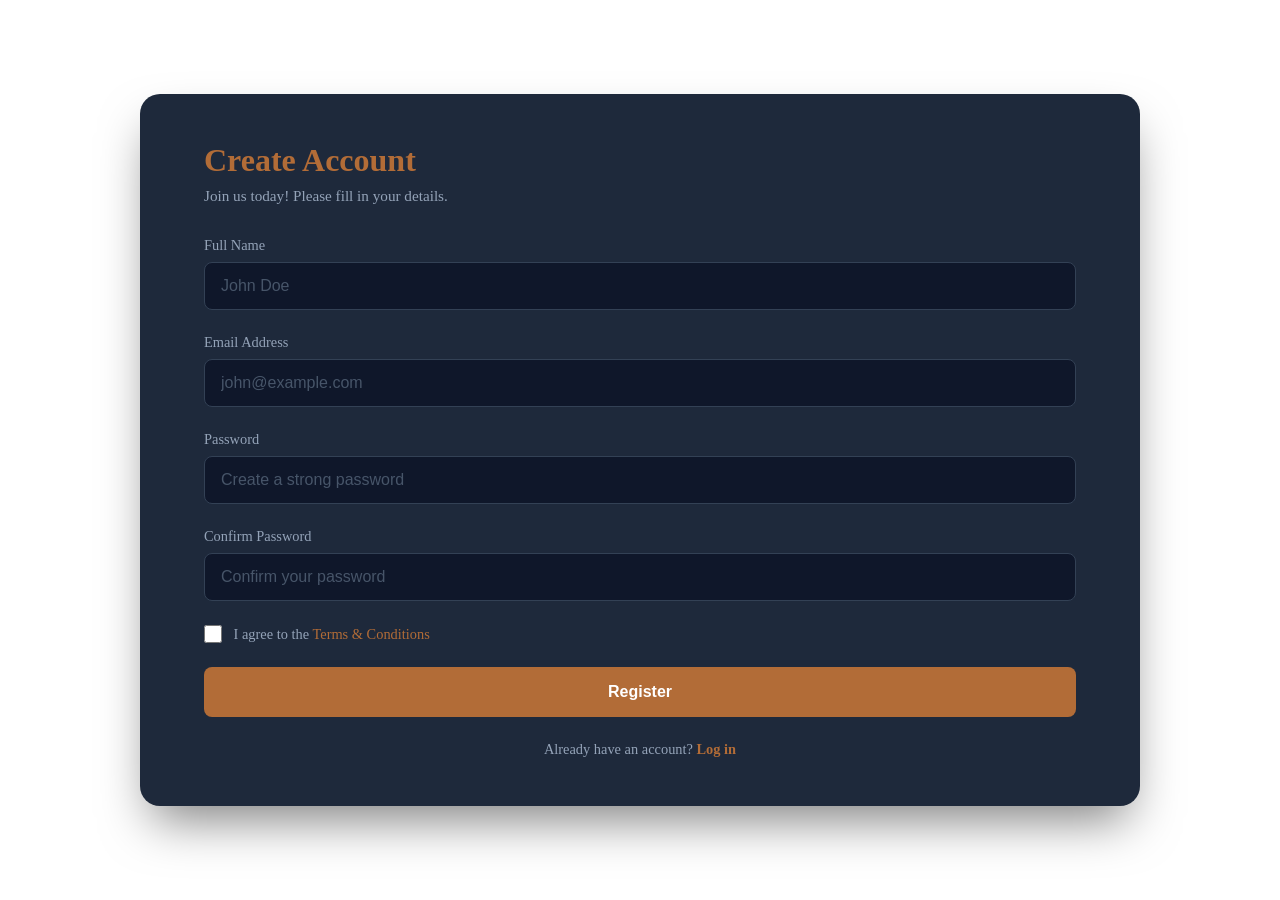
<file: Registation-form/index.html>
<!DOCTYPE html>
<html lang="en">
<head>
    <meta charset="UTF-8">
    <meta name="viewport" content="width=device-width, initial-scale=1.0">
    <title>Modern Registration</title>
    <link rel="stylesheet" href="style.css">
    <link href="https://fonts.googleapis.com/css2?family=Inter:wght@400;500;600;700&display=swap" rel="stylesheet">
</head>
<body>
    <div class="container">
        <div class="form-wrapper">
            <div class="header">
                <h2>Create Account</h2>
                <p>Join us today! Please fill in your details.</p>
            </div>
            <form action="#">
                <div class="input-group">
                    <label for="fullname">Full Name</label>
                    <input type="text" id="fullname" placeholder="John Doe" required>
                </div>
                <div class="input-group">
                    <label for="email">Email Address</label>
                    <input type="email" id="email" placeholder="john@example.com" required>
                </div>
                <div class="input-group">
                    <label for="password">Password</label>
                    <input type="password" id="password" placeholder="Create a strong password" required>
                </div>
                <div class="input-group">
                    <label for="confirm-password">Confirm Password</label>
                    <input type="password" id="confirm-password" placeholder="Confirm your password" required>
                </div>
                <div class="checkbox-group">
                    <input type="checkbox" id="terms" required>
                    <label for="terms">I agree to the <a href="#">Terms & Conditions</a></label>
                </div>
                <button type="submit" class="btn">Register</button>
                <div class="login-link">
                    <p>Already have an account? <a href="#">Log in</a></p>
                </div>
            </form>
        </div>
    </div>
</body>
</html>
</file>
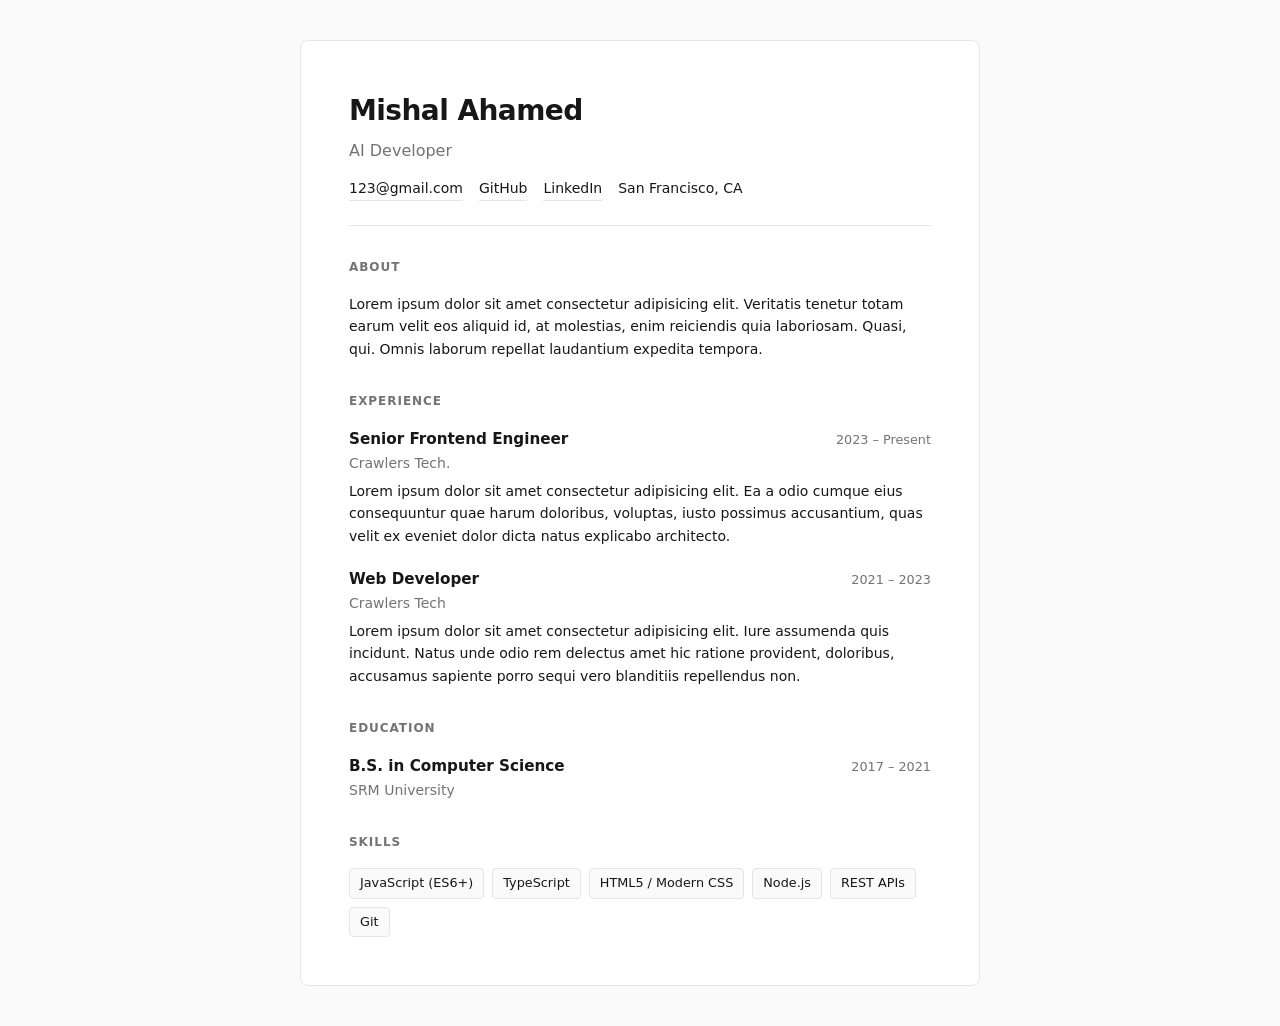
<file: Resume/index.html>
<!DOCTYPE html>
<html lang="en">

<head>
    <meta charset="UTF-8" />
    <meta name="viewport" content="width=device-width, initial-scale=1.0" />
    <title>Alex Morgan — Resume</title>
    <link rel="stylesheet" href="style.css" />
</head>

<body>

    <main class="container">
        <header>
            <h1>Mishal Ahamed</h1>
            <p class="title">AI Developer</p>
            <div class="contact-links">
                <a href="123@gmail.com">123@gmail.com</a>
                <a href="" target="_blank" rel="github">GitHub</a>
                <a href="" target="_blank" rel="LinkedIn">LinkedIn</a>
                <span>San Francisco, CA</span>
            </div>
        </header>

        <section>
            <h2>About</h2>
            <p class="item-desc">
                Lorem ipsum dolor sit amet consectetur adipisicing elit. Veritatis tenetur totam earum velit eos aliquid
                id, at molestias, enim reiciendis quia laboriosam. Quasi, qui. Omnis laborum repellat laudantium
                expedita tempora. </p>
        </section>

        <section>
            <h2>Experience</h2>
            <div class="item">
                <div class="item-header">
                    <span class="item-title">Senior Frontend Engineer</span>
                    <span class="item-date">2023 – Present</span>
                </div>
                <div class="item-sub">Crawlers Tech.</div>
                <p class="item-desc">
                    Lorem ipsum dolor sit amet consectetur adipisicing elit. Ea a odio cumque eius consequuntur quae
                    harum doloribus, voluptas, iusto possimus accusantium, quas velit ex eveniet dolor dicta natus
                    explicabo architecto. </p>
            </div>

            <div class="item">
                <div class="item-header">
                    <span class="item-title">Web Developer</span>
                    <span class="item-date">2021 – 2023</span>
                </div>
                <div class="item-sub">Crawlers Tech</div>
                <p class="item-desc">
                    Lorem ipsum dolor sit amet consectetur adipisicing elit. Iure assumenda quis incidunt. Natus unde
                    odio rem delectus amet hic ratione provident, doloribus, accusamus sapiente porro sequi vero
                    blanditiis repellendus non. </p>
            </div>
        </section>

        <section>
            <h2>Education</h2>
            <div class="item">
                <div class="item-header">
                    <span class="item-title">B.S. in Computer Science</span>
                    <span class="item-date">2017 – 2021</span>
                </div>
                <div class="item-sub">SRM University</div>
            </div>
        </section>

        <section>
            <h2>Skills</h2>
            <ul class="skills-list">
                <li>JavaScript (ES6+)</li>
                <li>TypeScript</li>
                <li>HTML5 / Modern CSS</li>
                <li>Node.js</li>
                <li>REST APIs</li>
                <li>Git</li>
            </ul>
        </section>
    </main>

</body>
</html>
</file>
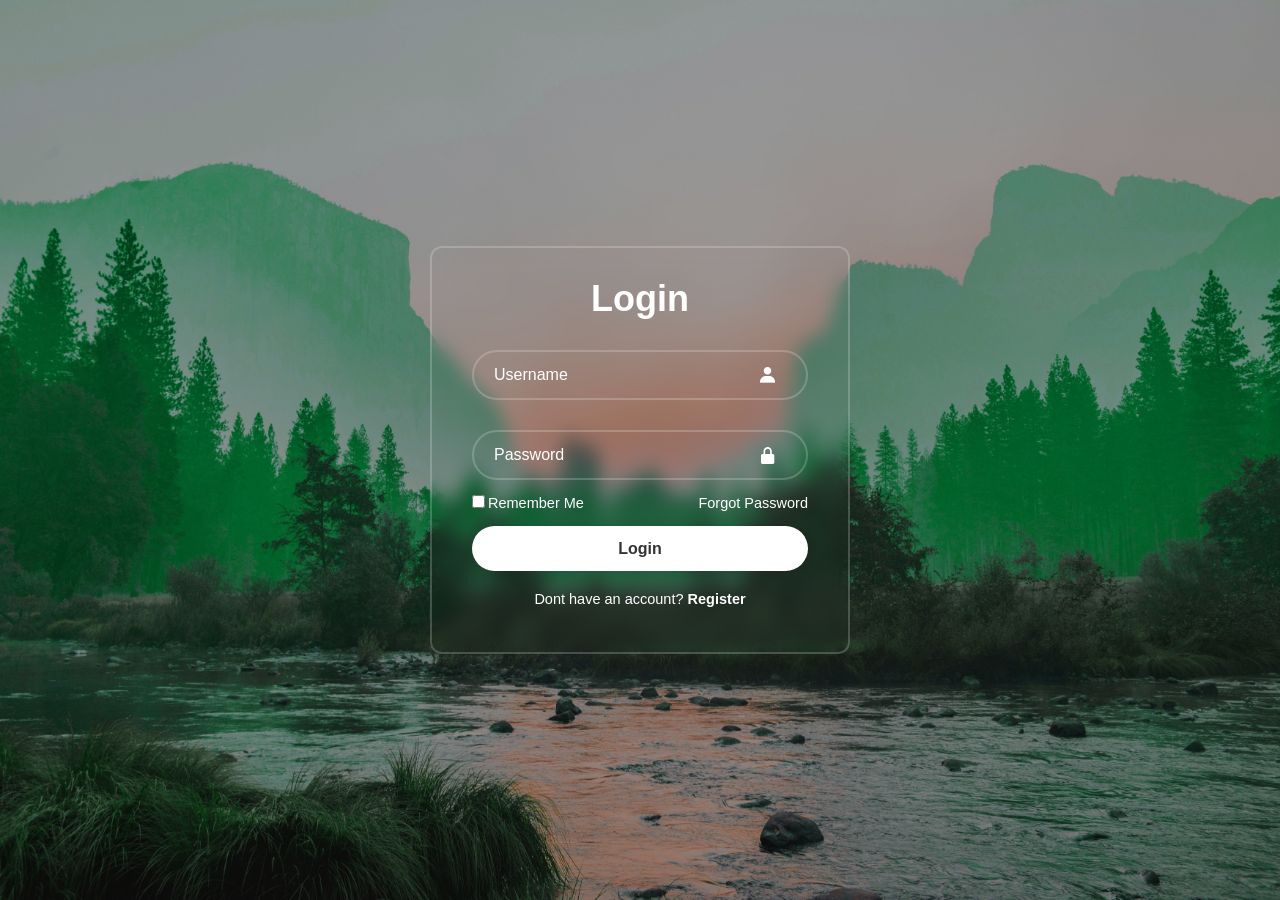
<file: Html-css/Login page/index.html>
<!DOCTYPE html>
<html lang="en">
<head>
  <meta charset="UTF-8">
  <meta name="viewport" content="width=device-width, initial-scale=1.0">
  <title>Login Form | Dan Aleko</title>
  <link rel="stylesheet" href="styles.css">
  <link href='https://unpkg.com/boxicons@2.1.4/css/boxicons.min.css' rel='stylesheet'>
</head>
<body>
  <div class="wrapper">
    <form action="">
      <h1>Login</h1>
      <div class="input-box">
        <input type="text" placeholder="Username" required>
        <i class='bx bxs-user'></i>
      </div>
      <div class="input-box">
        <input type="password" placeholder="Password" required>
        <i class='bx bxs-lock-alt' ></i>
      </div>
      <div class="remember-forgot">
        <label><input type="checkbox">Remember Me</label>
        <a href="#">Forgot Password</a>
      </div>
      <button type="submit" class="btn">Login</button>
      <div class="register-link">
        <p>Dont have an account? <a href="#">Register</a></p>
      </div>
    </form>
  </div>
</body>
</html>
</file>
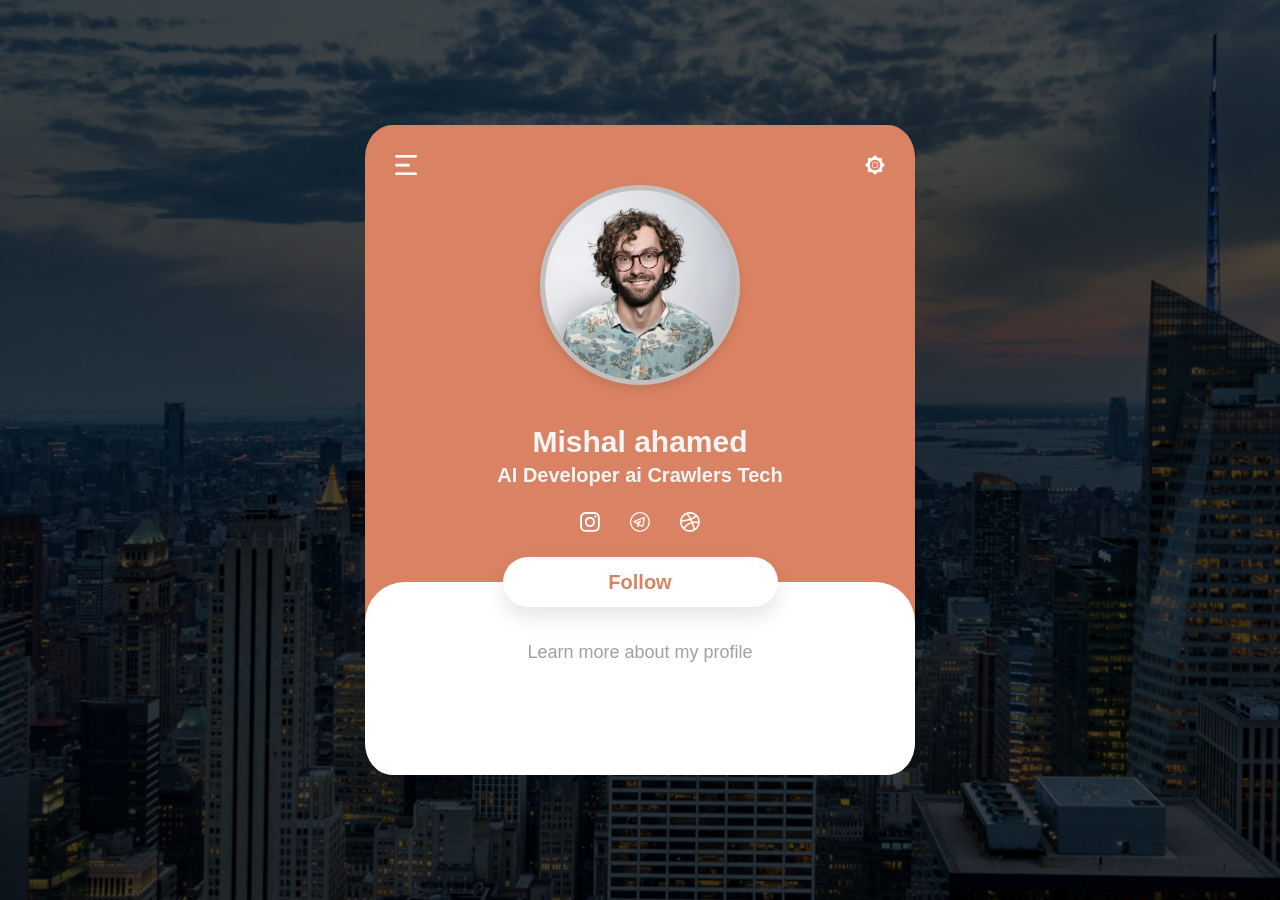
<file: Html-css/Profile card/index.html>
<!DOCTYPE html>
<html lang="en">

<head>
    <meta charset="UTF-8">
    <meta name="viewport" content="width=device-width, initial-scale=1.0">
    <title>Profile Card</title>
    <link rel="stylesheet" href="style.css">
</head>

<body>
    <div class="container">
        <div class="profile-ctn">
            <div class="profile-head">
                <a href="/"><img src="images/menu.png" alt=""></a>
                <a href="/"><img src="images/setting.png" alt=""></a>
            </div>
            <div class="profile-body">
                <img src="images/profile-pic.png" class="profile-pic" alt="">
                <h2>Mishal ahamed</h2>
                <h3>AI Developer ai Crawlers Tech</h3>
                <div class="link">
                    <img src="images/instagram.png" alt="">
                    <img src="images/telegram.png" alt="">
                    <img src="images/dribble.png" alt="">
                </div>
            </div>
            <div class="footerctn">
                <button>Follow</button>
                <div class="profile-footer">

                    <p>Learn more about my profile</p>
                </div>
            </div>
        </div>
    </div>
</body>

</html>
</file>
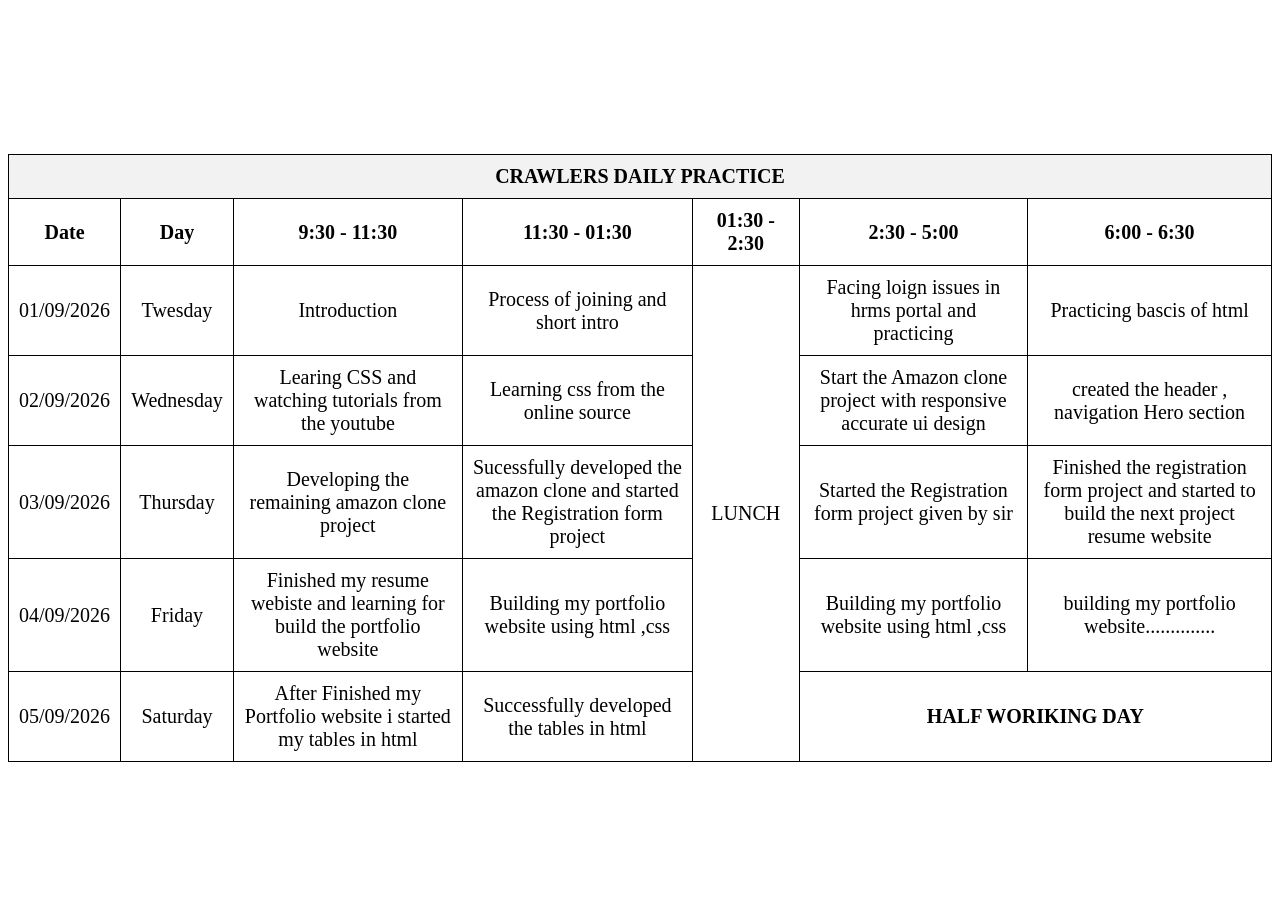
<file: Html-css/Time table/index.html>
<!DOCTYPE html>
<html lang="en">

<head>
    <meta charset="UTF-8">
    <meta name="viewport" content="width=device-width, initial-scale=1.0">
    <title>Time table</title>
    <link rel="stylesheet" href="style.css">
</head>

<body>
    <table>

        <tr>
            <thead>
                <th colspan="7">CRAWLERS DAILY PRACTICE</th>
            </thead>
            <th>Date</th>
            <th>Day</th>
            <th>9:30 - 11:30</th>
            <th>11:30 - 01:30</th>
            <th>01:30 - 2:30</th>
            <th>2:30 - 5:00</th>
            <th>6:00 - 6:30</th>
        </tr>
        <tr>
            <td>01/09/2026</td>
            <td>Twesday</td>
            <td>Introduction</td>
            <td>Process of joining and short intro</td>
            <td rowspan="5">LUNCH</td>
            <td>Facing loign issues in hrms portal and practicing</td>
            <td>Practicing bascis of html</td>
        </tr>
        <tr>
            <td>02/09/2026</td>
            <td>Wednesday</td>
            <td>Learing CSS and watching tutorials from the youtube</td>
            <td>Learning css from the online source </td>
            <td>Start the Amazon clone project with responsive accurate ui design</td>
            <td>created the header , navigation Hero section</td>
        </tr>
        <tr>
            <td>03/09/2026</td>
            <td>Thursday</td>
            <td>Developing the remaining amazon clone project</td>
            <td>Sucessfully developed the amazon clone and started the Registration form project</td>
            <td>Started the Registration form project given by sir </td>
            <td>Finished the registration form project and started to build the next project resume website </td>
        </tr>
        <tr>
            <td>04/09/2026</td>
            <td>Friday</td>
            <td>Finished my resume webiste and learning for build the portfolio website</td>
            <td>Building my portfolio website using html ,css</td>
            <td>Building my portfolio website using html ,css </td>
            <td>building my portfolio website..............</td>
        </tr>
        <tr>
            <td>05/09/2026</td>
            <td>Saturday</td>
            <td>After Finished my Portfolio website i started my tables in html</td>
            <td>Successfully developed the tables in html</td>
            <td class="holiday" colspan="2">HALF WORIKING DAY</td>
        </tr>
    </table>
</body>

</html>
</file>
<file: Registation-form/style.css>
:root {
    --primary-color: rgb(178, 108, 55);
    --primary-hover: #a4898c;
    --bg-color: #0f172a;
    --form-bg: #1e293b;
    --text-primary: #f8fafc;
    --text-secondary: #94a3b8;
    --border-color: #334155;
    --input-bg: #0f172a;
}

* {
    margin: 0;
    padding: 0;
    box-sizing: border-box;
  
    
}

body {
    background-image: url(https://images.pexels.com/photos/30561867/pexels-photo-30561867.jpeg);
    background-size: cover;
    background-position: center;
    background-repeat: no-repeat;
    background-attachment: fixed;
    color: var(--text-primary);
    display: flex; 
    backdrop-filter: blur(7px);
    justify-content: center;
    align-items: center;
    min-height: 100vh;
    padding: 2rem;
}

.container {
    display: flex;
    width: 100%;
    max-width: 1000px;
    background-color: var(--form-bg);
    border-radius: 20px;
    overflow: hidden;
    box-shadow: 0 25px 50px -12px rgba(0, 0, 0, 0.5);
}

.form-wrapper {
    flex: 1;
    padding: 3rem 4rem;
}

.header {
    margin-bottom: 2rem;
}

.header h2 {
    font-size: 2rem;
    font-weight: 700;
    margin-bottom: 0.5rem;
    background:  rgb(178, 108, 55);
    -webkit-background-clip: text;
    background-clip: text;
    -webkit-text-fill-color: transparent;
}

.header p {
    color: var(--text-secondary);
    font-size: 0.95rem;
}

.input-group {
    margin-bottom: 1.5rem;
}

.input-group label {
    display: block;
    margin-bottom: 0.5rem;
    font-size: 0.9rem;
    font-weight: 500;
    color: var(--text-secondary);
}

.input-group input {
    width: 100%;
    padding: 0.875rem 1rem;
    background-color: var(--input-bg);
    border: 1px solid var(--border-color);
    border-radius: 8px;
    color: var(--text-primary);
    font-size: 1rem;
    transition: all 0.3s ease;
}

.input-group input:focus {
    outline: none;
    border-color: var(--primary-color);
    box-shadow: 0 0 0 3px rgba(99, 102, 241, 0.2);
}

.input-group input::placeholder {
    color: #475569;
}

.checkbox-group {
    display: flex;
    align-items: center;
    margin-bottom: 1.5rem;
}

.checkbox-group input[type="checkbox"] {
    margin-right: 0.75rem;
    width: 1.1rem;
    height: 1.1rem;
    accent-color: var(--primary-color);
    cursor: pointer;
}

.checkbox-group label {
    font-size: 0.9rem;
    color: var(--text-secondary);
    cursor: pointer;
}

.checkbox-group a {
    color: var(--primary-color);
    text-decoration: none;
    transition: color 0.3s ease;
}

.checkbox-group a:hover {
    color: var(--primary-hover);
    text-decoration: underline;
}

.btn {
    width: 100%;
    padding: 1rem;
    background-color: var(--primary-color);
    color: white;
    border: none;
    border-radius: 8px;
    font-size: 1rem;
    font-weight: 600;
    cursor: pointer;
    transition: background-color 0.3s ease, transform 0.1s ease;
    margin-bottom: 1.5rem;
}

.btn:hover {
    background-color: var(--primary-hover);
}

.btn:active {
    transform: scale(0.98);
}

.login-link {
    text-align: center;
    font-size: 0.9rem;
    color: var(--text-secondary);
}

.login-link a {
    color: var(--primary-color);
    text-decoration: none;
    font-weight: 600;
    transition: color 0.3s ease;
}

.login-link a:hover {
    color: var(--primary-hover);
    text-decoration: underline;
}
</file>
<file: Resume/style.css>
:root {
  --bg: #fafafa;
  --surface: #ffffff;
  --text: #171717;
  --muted: #737373;
  --border: #e5e5e5;
  --accent: #2563eb;
  --font: system-ui, -apple-system, BlinkMacSystemFont, "Segoe UI", Roboto, sans-serif;
}

* {
  box-sizing: border-box;
  margin: 0;
  padding: 0;
}

body {
  background-color: var(--bg);
  color: var(--text);
  font-family: var(--font);
  line-height: 1.6;
  padding: 40px 20px;
}

.container {
  max-width: 680px;
  margin: 0 auto;
  background: var(--surface);
  padding: 48px;
  border: 1px solid var(--border);
  border-radius: 8px;
}

header {
  border-bottom: 1px solid var(--border);
  padding-bottom: 24px;
  margin-bottom: 32px;
}

h1 {
  font-size: 1.75rem;
  font-weight: 700;
  letter-spacing: -0.02em;
}

.title {
  font-size: 1rem;
  color: var(--muted);
  margin-top: 4px;
}

.contact-links {
  display: flex;
  flex-wrap: wrap;
  gap: 16px;
  margin-top: 14px;
  font-size: 0.875rem;
}

.contact-links a {
  color: var(--text);
  text-decoration: none;
  border-bottom: 1px solid var(--border);
  transition: border-color 0.2s;
}

.contact-links a:hover {
  border-color: var(--accent);
  color: var(--accent);
}

section {
  margin-bottom: 32px;
}

section:last-child {
  margin-bottom: 0;
}

h2 {
  font-size: 0.75rem;
  text-transform: uppercase;
  letter-spacing: 0.08em;
  color: var(--muted);
  margin-bottom: 16px;
}

.item {
  margin-bottom: 20px;
}

.item:last-child {
  margin-bottom: 0;
}

.item-header {
  display: flex;
  justify-content: space-between;
  align-items: baseline;
  gap: 8px;
}

.item-title {
  font-weight: 600;
  font-size: 0.95rem;
}

.item-date {
  font-size: 0.8rem;
  color: var(--muted);
  white-space: nowrap;
}

.item-sub {
  font-size: 0.875rem;
  color: var(--muted);
  margin-bottom: 6px;
}

.item-desc {
  font-size: 0.875rem;
  color: var(--text);
}

.skills-list {
  display: flex;
  flex-wrap: wrap;
  gap: 8px;
  list-style: none;
}

.skills-list li {
  font-size: 0.8rem;
  background: var(--bg);
  border: 1px solid var(--border);
  padding: 4px 10px;
  border-radius: 4px;
}

@media (max-width: 600px) {
  body {
    padding: 0;
  }
  .container {
    border: none;
    border-radius: 0;
    padding: 24px;
  }
  .item-header {
    flex-direction: column;
  }
}

@media print {
  body {
    background: white;
    padding: 0;
  }
  .container {
    border: none;
    padding: 0;
    max-width: 100%;
  }
}
</file>
<file: Html-css/Login page/styles.css>
*{
  margin: 0;
  padding: 0;
  box-sizing: border-box;
  font-family: "Poppins", sans-serif;
}
body{
  display: flex;
  justify-content: center;
  align-items: center;
  min-height: 100vh;
  background: url(bg.jpg) no-repeat;
  background-size: cover;
  background-position: center;
}
.wrapper{
  width: 420px;
  background: transparent;
  border: 2px solid rgba(255, 255, 255, .2);
  backdrop-filter: blur(9px);
  color: #fff;
  border-radius: 12px;
  padding: 30px 40px;
}
.wrapper h1{
  font-size: 36px;
  text-align: center;
}
.wrapper .input-box{
  position: relative;
  width: 100%;
  height: 50px;
  
  margin: 30px 0;
}
.input-box input{
  width: 100%;
  height: 100%;
  background: transparent;
  border: none;
  outline: none;
  border: 2px solid rgba(255, 255, 255, .2);
  border-radius: 40px;
  font-size: 16px;
  color: #fff;
  padding: 20px 45px 20px 20px;
}
.input-box input::placeholder{
  color: #fff;
}
.input-box i{
  position: absolute;
  right: 20px;
  top: 30%;
  transform: translate(-50%);
  font-size: 20px;

}
.wrapper .remember-forgot{
  display: flex;
  justify-content: space-between;
  font-size: 14.5px;
  margin: -15px 0 15px;
}
.remember-forgot label input{
  accent-color: #fff;
  margin-right: 3px;

}
.remember-forgot a{
  color: #fff;
  text-decoration: none;

}
.remember-forgot a:hover{
  text-decoration: underline;
}
.wrapper .btn{
  width: 100%;
  height: 45px;
  background: #fff;
  border: none;
  outline: none;
  border-radius: 40px;
  box-shadow: 0 0 10px rgba(0, 0, 0, .1);
  cursor: pointer;
  font-size: 16px;
  color: #333;
  font-weight: 600;
}
.wrapper .register-link{
  font-size: 14.5px;
  text-align: center;
  margin: 20px 0 15px;

}
.register-link p a{
  color: #fff;
  text-decoration: none;
  font-weight: 600;
}
.register-link p a:hover{
  text-decoration: underline;
}
</file>
<file: Html-css/Profile card/style.css>
* {
    margin: 0px;
    padding: 0px;
    font-family: 'Trebuchet MS', 'Lucida Sans Unicode', 'Lucida Grande', 'Lucida Sans', Arial, sans-serif;
    box-sizing: border-box;
}

body {
    background-image: url(images/background.png);
    background-size: cover;
    background-position: center;
    background-repeat: no-repeat;
    height: 100vh;
    width: 100%;
    display: flex;
    justify-content: center;
    align-items: center;
}

.profile-ctn {
    height: 650px;
    width: 550px;
    background-color: rgb(218, 131, 100);
    border-radius: 5%;
    overflow: hidden;
}

/* profile head */

.profile-head {
    width: 100%;
    height: 10px;
    display: flex;
    justify-content: space-between;
    padding: 30px;
}

.profile-head img {
    height: 20px;
    cursor: pointer;
}

/* profile body  */

.profile-body {
    width: 100%;
    display: flex;
    flex-direction: column;
    justify-content: center;
    align-items: center;
}

.profile-body .profile-pic {
    height: 200px;
    border-radius: 50%;
    display: flex;
    margin-bottom: 40px;
    border: 5px solid #c0c0c0;
    box-shadow: 0px 5px 10px rgba(0, 0, 0, 0.1);
}

.profile-body h2 {
    color: whitesmoke;
    font-weight: bold;
    margin-bottom: 5px;
    font-size: 30px;

}

.profile-body h3 {
    color: whitesmoke;
    margin-bottom: 15px;
    font-size: 20px;
}

.link {
    display: flex;
    margin-top: 10px;
    gap: 30px;
}

.link img {
    height: 20px;
}

.footerctn {
    position: relative;
    width: 100%;
    display: flex;
    justify-content: center;
}

.profile-footer {
    height: 250px;
    width: 100%;
    background-color: white;
    border-radius: 40px 40px 0 0;
    margin-top: 50px;
    display: flex;
    justify-content: center;
    padding-top: 60px;
}

.footerctn button {
    position: absolute;
    top: 25px;
    font-size: 20px;
    font-weight: bold;
    color: rgb(218, 131, 100);
    background-color: white;
    width: 50%;
    height: 50px;
    border-radius: 25px;
    border: none;
    box-shadow: 0px 10px 20px rgba(0, 0, 0, 0.1);
    cursor: pointer;
}

.footerctn p {
    color: #a0a0a0;
    font-size: 18px;
    cursor: pointer;
}
</file>
<file: Html-css/Time table/style.css>
body {
    display: flex;
    justify-content: center;
    align-items: center;
    min-height: 100vh;
    font-family: 'Times New Roman', Times, serif;
    font-size: 20px;
}

table{
    margin: auto;
}

table, th, td {
  border: 1px solid black;
  border-collapse: collapse;
  padding: 10px;
}


table tr td {
    max-width: 300px;
    text-align: center;
}

table tr th:hover{
    background-color: rgb(215, 158, 59);
    transition: .2s ease-in-out;
}
table tr td:hover{
    background-color: rgb(215, 158, 59);
    color: white;
    transition: .2s ease-in-out;
}

table thead tr:first-child th {
    background-color: #f2f2f2;
}
.holiday{
    color: black;
    font-size: 20px;
    font-weight: bold;
}
</file>
